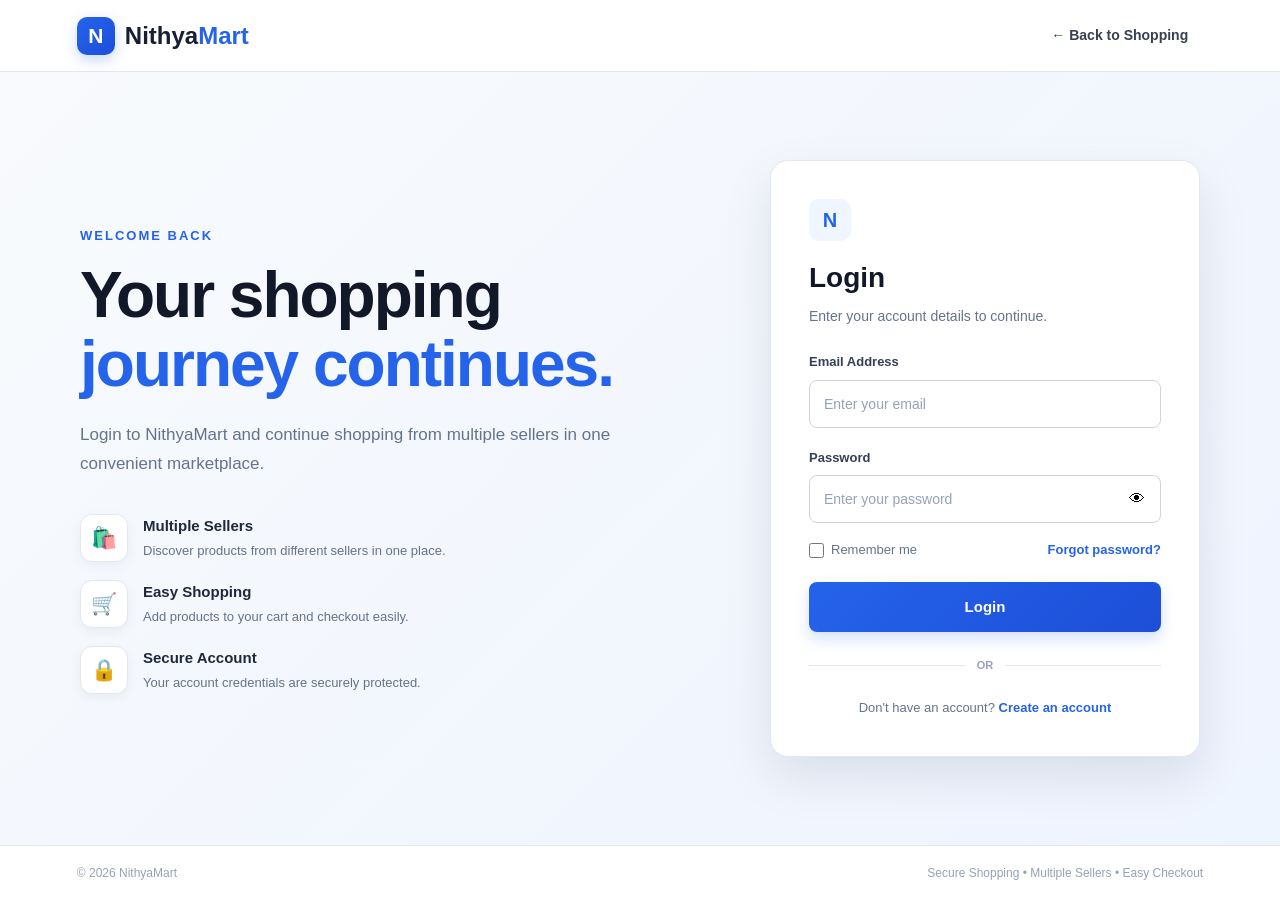
<file: src/main/webapp/login.html>
<!DOCTYPE html>
<html lang="en">

<head>
    <meta charset="UTF-8">

    <meta name="viewport"
          content="width=device-width, initial-scale=1.0">

    <title>Login | NithyaMart</title>

    <!-- Main stylesheet -->
    <link rel="stylesheet" href="css/style.css">
</head>

<body class="nm-login-page">

    <!-- =========================
         HEADER
         ========================= -->

    <header class="nm-login-header">

        <a href="index.html" class="nm-login-logo">
            <span class="nm-logo-icon">N</span>
            <span>Nithya<span>Mart</span></span>
        </a>

        <a href="index.html" class="nm-back-link">
            ← Back to Shopping
        </a>

    </header>


    <!-- =========================
         LOGIN AREA
         ========================= -->

    <main class="nm-login-wrapper">

        <!-- LEFT INFORMATION PANEL -->

        <section class="nm-login-info">

            <span class="nm-welcome-label">
                WELCOME BACK
            </span>

            <h1>
                Your shopping
                <span>journey continues.</span>
            </h1>

            <p class="nm-login-description">
                Login to NithyaMart and continue shopping from
                multiple sellers in one convenient marketplace.
            </p>


            <div class="nm-login-benefits">

                <div class="nm-benefit">

                    <div class="nm-benefit-icon">
                        🛍️
                    </div>

                    <div>
                        <h3>Multiple Sellers</h3>
                        <p>
                            Discover products from different sellers
                            in one place.
                        </p>
                    </div>

                </div>


                <div class="nm-benefit">

                    <div class="nm-benefit-icon">
                        🛒
                    </div>

                    <div>
                        <h3>Easy Shopping</h3>
                        <p>
                            Add products to your cart and checkout
                            easily.
                        </p>
                    </div>

                </div>


                <div class="nm-benefit">

                    <div class="nm-benefit-icon">
                        🔒
                    </div>

                    <div>
                        <h3>Secure Account</h3>
                        <p>
                            Your account credentials are securely
                            protected.
                        </p>
                    </div>

                </div>

            </div>

        </section>


        <!-- LOGIN CARD -->

        <section class="nm-login-card">

            <div class="nm-login-card-header">

                <div class="nm-small-logo">
                    N
                </div>

                <h2>Login</h2>

                <p>
                    Enter your account details to continue.
                </p>

            </div>


            <!-- ERROR MESSAGE -->

            <div id="loginError"
                 class="nm-login-error"
                 role="alert">
            </div>


            <!-- LOGIN FORM -->

            <form id="loginForm">

                <div class="nm-form-group">

                    <label for="email">
                        Email Address
                    </label>

                    <input
                        type="email"
                        id="email"
                        name="email"
                        placeholder="Enter your email"
                        autocomplete="email"
                        required
                    >

                </div>


                <div class="nm-form-group">

                    <div class="nm-password-label">

                        <label for="password">
                            Password
                        </label>

                    </div>

                    <div class="nm-password-wrapper">

                        <input
                            type="password"
                            id="password"
                            name="password"
                            placeholder="Enter your password"
                            autocomplete="current-password"
                            required
                        >

                        <button
                            type="button"
                            id="togglePassword"
                            class="nm-password-toggle"
                            aria-label="Show password">
                            👁
                        </button>

                    </div>

                </div>


                <div class="nm-login-options">

                    <label class="nm-checkbox-label">

                        <input
                            type="checkbox"
                            id="rememberMe"
                        >

                        <span>Remember me</span>

                    </label>

                    <a href="forgot-password.html" class="nm-forgot-link">
                        Forgot password?
                    </a>

                </div>


                <button
                    type="submit"
                    class="nm-login-button"
                    id="loginButton">

                    <span id="loginButtonText">
                        Login
                    </span>

                </button>

            </form>


            <div class="nm-divider">
                <span>OR</span>
            </div>


            <p class="nm-signup-text">

                Don't have an account?

                <a href="signup.html">
                    Create an account
                </a>

            </p>

        </section>

    </main>


    <!-- =========================
         FOOTER
         ========================= -->

    <footer class="nm-login-footer">

        <span>
            © 2026 NithyaMart
        </span>

        <span>
            Secure Shopping • Multiple Sellers • Easy Checkout
        </span>

    </footer>


    <!-- =========================
         LOGIN JAVASCRIPT
         ========================= -->

    <script>

        const loginForm =
            document.getElementById("loginForm");

        const loginError =
            document.getElementById("loginError");

        const loginButton =
            document.getElementById("loginButton");

        const loginButtonText =
            document.getElementById("loginButtonText");

        const passwordInput =
            document.getElementById("password");

        const togglePassword =
            document.getElementById("togglePassword");


        /* Show / hide password */

        togglePassword.addEventListener(
            "click",
            function () {

                if (passwordInput.type === "password") {

                    passwordInput.type = "text";

                    togglePassword.textContent = "🙈";

                    togglePassword.setAttribute(
                        "aria-label",
                        "Hide password"
                    );

                } else {

                    passwordInput.type = "password";

                    togglePassword.textContent = "👁";

                    togglePassword.setAttribute(
                        "aria-label",
                        "Show password"
                    );
                }
            }
        );


        /* Login */

        loginForm.addEventListener(
            "submit",
            async function (event) {

                event.preventDefault();

                loginError.style.display = "none";

                const email =
                    document.getElementById("email")
                        .value
                        .trim();

                const password =
                    passwordInput.value;


                if (!email || !password) {

                    showError(
                        "Please enter your email and password."
                    );

                    return;
                }


                loginButton.disabled = true;

                loginButtonText.textContent =
                    "Signing in...";


                try {

                    const formData =
                        new URLSearchParams();

                    formData.append(
                        "email",
                        email
                    );

                    formData.append(
                        "password",
                        password
                    );


                    const response =
                        await fetch(
                            "login",
                            {
                                method: "POST",

                                headers: {
                                    "Content-Type":
                                        "application/x-www-form-urlencoded"
                                },

                                body: formData.toString()
                            }
                        );


                    if (response.ok) {
                        try {
                            const sessRes = await fetch("api/v1/session");
                            if (sessRes.ok) {
                                const sessData = await sessRes.json();
                                if (sessData.userRole === "SELLER") {
                                    window.location.href = "addproduct.html";
                                    return;
                                } else if (sessData.userRole === "ADMIN") {
                                    window.location.href = "admin.html";
                                    return;
                                }
                            }
                        } catch (e) {
                            // Fallback to home page
                        }

                        window.location.href =
                            "index.html";

                        return;
                    }


                    let message =
                        "Invalid email or password.";


                    try {

                        const text =
                            await response.text();

                        if (text) {
                            message = text;
                        }

                    } catch (error) {
                        // Keep default error message
                    }


                    showError(message);


                } catch (error) {

                    showError(
                        "Unable to connect to the server. Please try again."
                    );

                } finally {

                    loginButton.disabled = false;

                    loginButtonText.textContent =
                        "Login";
                }

            }
        );


        function showError(message) {

            loginError.textContent =
                message;

            loginError.style.display =
                "block";
        }

    </script>

</body>
</html>
</file>
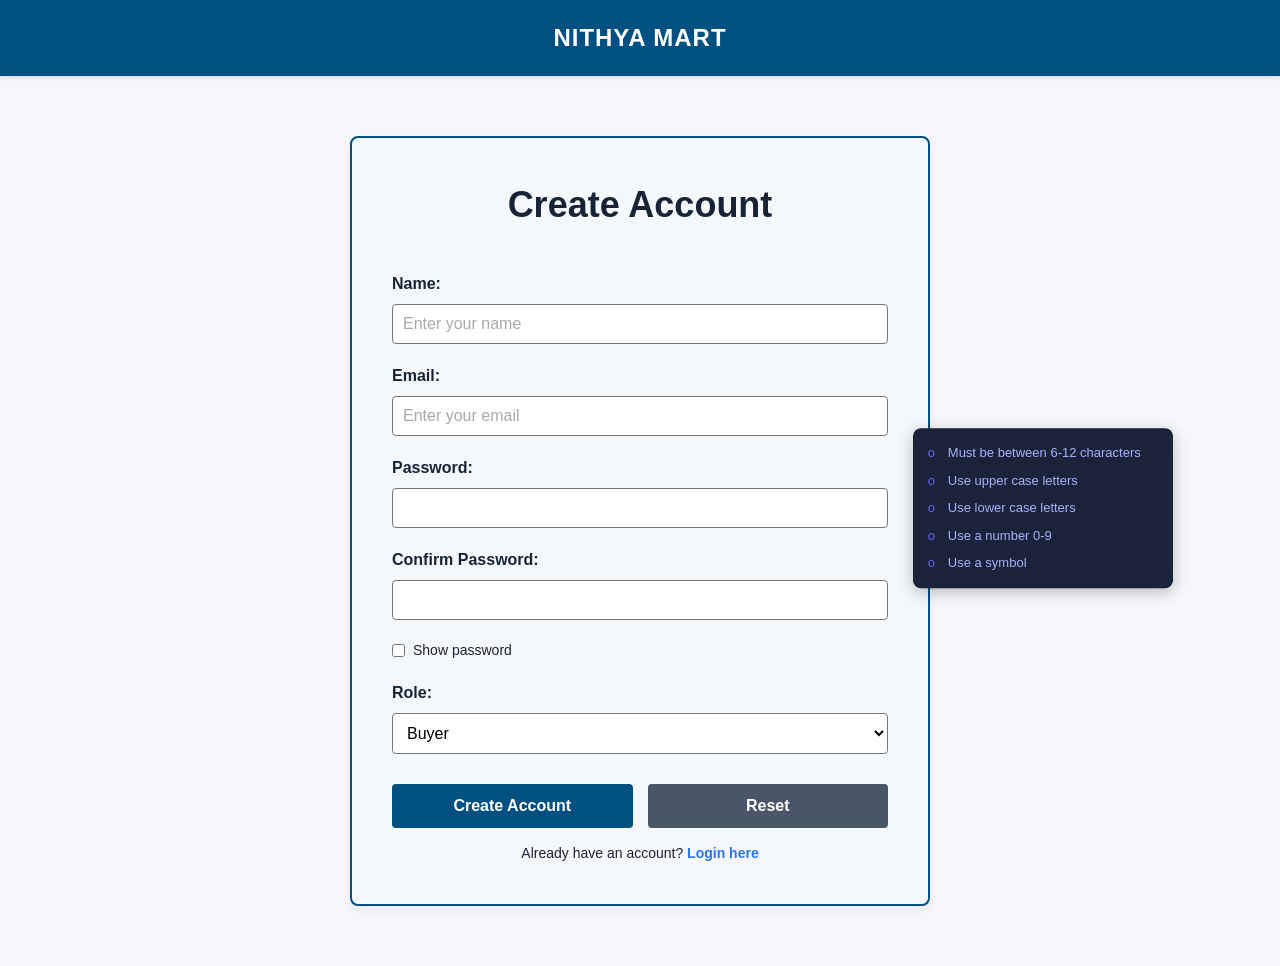
<file: src/main/webapp/signup.html>
<!DOCTYPE html>
<html lang="en">

<head>

    <meta charset="UTF-8">

    <meta name="viewport"
          content="width=device-width, initial-scale=1.0">

    <title>NithyaMart - Sign Up</title>

    <link rel="stylesheet"
          href="css/style.css">

</head>

<body>

    <div class="header-bar">
        NITHYA MART
    </div>


    <div class="login-container">

        <h2>Create Account</h2>


        <form id="registrationForm"
              action="register"
              method="POST"
              onsubmit="return validateForm()">


            <!-- NAME -->

            <div class="form-row">

                <label for="username">
                    Name:
                </label>

                <div class="input-field">

                    <input
                        type="text"
                        id="username"
                        name="name"
                        placeholder="Enter your name"
                        required>

                </div>

            </div>


            <!-- EMAIL -->

            <div class="form-row">

                <label for="email">
                    Email:
                </label>

                <div class="input-field">

                    <input
                        type="email"
                        id="email"
                        name="email"
                        placeholder="Enter your email"
                        required>

                </div>

            </div>


            <!-- PASSWORD -->

            <div class="form-row">

                <label for="password">
                    Password:
                </label>

                <div class="input-field password-wrapper">

                    <input
                        type="password"
                        id="password"
                        name="password"
                        autocomplete="new-password"
                        required>


                    <div class="requirements-box">

                        <div
                            class="requirement-item"
                            id="req-length">
                            Must be between 6-12 characters
                        </div>

                        <div
                            class="requirement-item"
                            id="req-case-upper">
                            Use upper case letters
                        </div>

                        <div
                            class="requirement-item"
                            id="req-case-lower">
                            Use lower case letters
                        </div>

                        <div
                            class="requirement-item"
                            id="req-number">
                            Use a number 0-9
                        </div>

                        <div
                            class="requirement-item"
                            id="req-symbol">
                            Use a symbol
                        </div>

                    </div>

                </div>

            </div>


            <!-- CONFIRM PASSWORD -->

            <div class="form-row">

                <label for="confirmPassword">
                    Confirm Password:
                </label>

                <div class="input-field">

                    <input
                        type="password"
                        id="confirmPassword"
                        name="confirmPassword"
                        autocomplete="new-password"
                        required>

                </div>

            </div>


            <!-- SHOW PASSWORD / MATCH -->

            <div class="status-container">

                <label class="checkbox-label">

                    <input
                        type="checkbox"
                        id="showPassword">

                    Show password

                </label>


                <div
                    class="match-indicator"
                    id="matchIndicator">
                </div>

            </div>


            <!-- ROLE -->

            <div class="form-row">

                <label for="role">
                    Role:
                </label>

                <div class="input-field">

                    <select
                        id="role"
                        name="role"
                        required>

                        <option value="BUYER">
                            Buyer
                        </option>

                        <option value="SELLER">
                            Seller
                        </option>

                    </select>

                </div>

            </div>


            <!-- ERROR MESSAGE -->

            <div
                id="signupError"
                class="error-message"
                style="display: none;">
            </div>


            <!-- BUTTONS -->

            <div class="button-row">

                <button
                    type="submit"
                    class="btn btn-submit">
                    Create Account
                </button>


                <button
                    type="reset"
                    class="btn btn-reset"
                    onclick="hideError()">
                    Reset
                </button>

            </div>


            <!-- LOGIN LINK -->

            <div class="footer-text">

                Already have an account?

                <a href="login.html">
                    Login here
                </a>

            </div>

        </form>

    </div>


    <script src="js/togglePassword.js"></script>
</body>
</html>
</file>
<file: src/main/webapp/css/style.css>
/* =========================================================
   NITHYAMART - COMPLETE FRONTEND STYLESHEET
   ========================================================= */


/* =========================================================
   1. GLOBAL RESET
   ========================================================= */

* {
    box-sizing: border-box;
    margin: 0;
    padding: 0;
}

html {
    scroll-behavior: smooth;
}

body {
    font-family: Arial, Helvetica, sans-serif;
    background: #f5f7fa;
    color: #172337;
    line-height: 1.5;
}

button,
input,
select,
textarea {
    font-family: inherit;
}

button {
    cursor: pointer;
}

a {
    text-decoration: none;
}

img {
    max-width: 100%;
}


/* =========================================================
   2. COMMON BUTTONS
   ========================================================= */

.btn {
    display: inline-flex;
    align-items: center;
    justify-content: center;

    min-height: 42px;
    padding: 0 20px;

    border: none;
    border-radius: 6px;

    background: #2874f0;
    color: #ffffff;

    font-size: 14px;
    font-weight: 700;

    cursor: pointer;
    transition: 0.2s ease;
}

.btn:hover {
    background: #1d5fd0;
}

.btn:disabled {
    opacity: 0.6;
    cursor: not-allowed;
}


/* =========================================================
   3. MARKETPLACE HOME PAGE
   ========================================================= */

.marketplace-page {
    background: #f5f7fa;
    color: #172337;
}


/* ---------- TOP BAR ---------- */

.top-bar {
    background: #111827;
    color: #dbe3ef;
    font-size: 12px;
}

.top-bar-inner {
    width: 92%;
    max-width: 1400px;
    height: 34px;
    margin: auto;

    display: flex;
    align-items: center;
    justify-content: space-between;
}

.top-links {
    display: flex;
    gap: 22px;
}

.top-links a {
    color: #dbe3ef;
}

.top-links a:hover {
    color: #ffffff;
}


/* ---------- MAIN HEADER ---------- */

.market-header {
    background: #ffffff;
    position: sticky;
    top: 0;
    z-index: 1000;

    box-shadow: 0 1px 5px rgba(0, 0, 0, 0.08);
}
.logo-main {
    color: #172337;
}

.logo-accent {
    color: #2874f0;
}
.market-search select {
    width: 100px;

    border: none;
    border-right: 1px solid #e2e8f0;

    padding: 0 10px;

    background: #f8fafc;
    color: #475569;

    outline: none;
}

.market-search input {
    flex: 1;

    border: none;
    outline: none;

    padding: 0 15px;

    font-size: 14px;
}

.market-search input::placeholder {
    color: #94a3b8;
}

.market-search button {
    width: 90px;

    border: none;

    background: #2874f0;
    color: white;

    font-weight: 700;

    cursor: pointer;
}

.market-search button:hover {
    background: #1d5fd0;
}
.header-action small {
    display: block;
    font-size: 10px;
    color: #64748b;
}

.header-action strong {
    display: block;
    font-size: 13px;
}

.action-icon,
.cart-icon {
    font-size: 20px;
}


/* ---------- CATEGORY NAV ---------- */

.category-nav {
    background: #172337;
}

.category-nav-inner {
    width: 92%;
    max-width: 1400px;
    min-height: 44px;

    margin: auto;

    display: flex;
    align-items: center;
    gap: 28px;

    overflow-x: auto;
}

.category-nav-inner::-webkit-scrollbar {
    height: 0;
}

.category-nav a {
    color: #e5e7eb;
    white-space: nowrap;

    font-size: 13px;
    font-weight: 600;
}

.category-nav a:hover {
    color: #ffffff;
}

.category-nav .all-category {
    color: #ffffff;
    font-weight: 800;
}


/* =========================================================
   4. HOME HERO
   ========================================================= */

.market-hero {
    background:
        linear-gradient(
            105deg,
            #e8f1ff,
            #f7faff 55%,
            #eaf3ff
        );

    border-bottom: 1px solid #dbe5f1;
}

.hero-container {
    width: 90%;
    max-width: 1350px;
    min-height: 410px;

    margin: auto;

    display: grid;
    grid-template-columns: 1.25fr 0.75fr;

    align-items: center;
    gap: 50px;
}

.hero-copy {
    padding: 45px 0;
}

.hero-label {
    color: #2874f0;

    font-size: 12px;
    font-weight: 800;

    letter-spacing: 1.5px;
}

.hero-copy h1 {
    max-width: 650px;

    margin: 14px 0;

    color: #172337;

    font-size: 48px;
    line-height: 1.1;
    letter-spacing: -1.5px;
}

.hero-copy h1 span {
    display: block;
    color: #2874f0;
}

.hero-copy p {
    max-width: 570px;

    margin-bottom: 25px;

    color: #64748b;

    font-size: 16px;
    line-height: 1.7;
}

.hero-buttons {
    display: flex;
    gap: 12px;
}

.hero-primary,
.hero-secondary {
    padding: 12px 22px;

    border-radius: 6px;

    font-size: 14px;
    font-weight: 700;
}

.hero-primary {
    background: #2874f0;
    color: #ffffff;
}

.hero-primary:hover {
    background: #1d5fd0;
}

.hero-secondary {
    background: #ffffff;
    color: #172337;

    border: 1px solid #cbd5e1;
}

.hero-secondary:hover {
    border-color: #2874f0;
    color: #2874f0;
}


/* ---------- HERO CARD ---------- */

.hero-shopping-card {
    padding: 25px;

    background: #ffffff;

    border: 1px solid #dbe3ed;
    border-radius: 14px;

    box-shadow: 0 15px 40px rgba(23, 35, 55, 0.12);
}

.hero-card-top {
    display: flex;
    justify-content: space-between;

    color: #64748b;

    font-size: 12px;
}

.hero-card-top strong {
    color: #2874f0;
}

.hero-card-icon {
    height: 150px;

    margin: 20px 0;

    border-radius: 10px;

    background: #f1f5ff;

    display: flex;
    align-items: center;
    justify-content: center;

    font-size: 65px;
}

.hero-shopping-card h3 {
    margin-bottom: 8px;

    font-size: 21px;
}

.hero-shopping-card p {
    color: #64748b;
    font-size: 13px;
}

.hero-card-bottom {
    margin-top: 22px;
    padding-top: 15px;

    border-top: 1px solid #e5e7eb;

    display: flex;
    justify-content: space-between;

    color: #2874f0;

    font-size: 13px;
    font-weight: 700;
}


/* =========================================================
   5. BENEFITS
   ========================================================= */

.benefits-section {
    background: #ffffff;
    border-bottom: 1px solid #e5e7eb;
}

.benefits-container {
    width: 90%;
    max-width: 1350px;

    min-height: 88px;

    margin: auto;

    display: grid;
    grid-template-columns: repeat(4, 1fr);

    gap: 20px;

    align-items: center;
}

.benefit-item {
    display: flex;
    align-items: center;
    gap: 12px;
}

.benefit-icon {
    width: 40px;
    height: 40px;

    border-radius: 50%;

    background: #eef4ff;

    display: flex;
    align-items: center;
    justify-content: center;

    font-size: 17px;
}

.benefit-item strong {
    display: block;
    font-size: 13px;
}

.benefit-item span {
    display: block;

    margin-top: 3px;

    color: #64748b;

    font-size: 11px;
}


/* =========================================================
   6. HOME SECTIONS
   ========================================================= */

.category-section,
.products-section {
    width: 90%;
    max-width: 1350px;

    margin: auto;

    padding: 45px 0;
}

.section-title {
    display: flex;

    justify-content: space-between;
    align-items: end;

    margin-bottom: 25px;
}

.section-title > div > span {
    color: #2874f0;

    font-size: 11px;
    font-weight: 800;

    letter-spacing: 1px;
}

.section-title h2 {
    margin-bottom: 5px;
}


/* =========================================================
   7. SIGNUP & ACCOUNT CREATION FORM STYLES
   ========================================================= */

.header-bar {
    width: 100%;
    background-color: #005082;
    color: white;
    text-align: center;
    padding: 20px 0;
    font-size: 24px;
    font-weight: bold;
    letter-spacing: 1px;
    box-shadow: 0 2px 4px rgba(0,0,0,0.1);
}

.login-container {
    background-color: rgb(245, 248, 251);
    border: 2px solid #005082;
    border-radius: 8px;
    width: 90%;
    max-width: 580px;
    margin: 60px auto;
    padding: 40px;
    box-shadow: 0 4px 10px rgba(0,0,0,0.05);
}

.login-container h2 {
    text-align: center;
    font-size: 36px;
    margin-bottom: 40px;
    color: #172337;
}

/* Form Row Setup: Stacks labels above input elements */
.form-row {
    display: flex;
    flex-direction: column; 
    margin-bottom: 20px;
}

.form-row label {
    font-size: 16px;
    color: #172337;
    margin-bottom: 8px;
    font-weight: bold;
}

.form-row .input-field {
    width: 100%; 
}

.form-row input[type="text"],
.form-row input[type="email"],
.form-row input[type="password"],
.form-row select {
    width: 100%;
    padding: 10px;
    border: 1px solid #767676;
    border-radius: 4px;
    font-size: 16px;
    background-color: #ffffff;
    outline: none;
}

.form-row input:focus,
.form-row select:focus {
    border-color: #2874f0;
}

.form-row input::placeholder {
    color: #a9a9a9;
}

/* Relative positioning root anchor for the password requirements popup */
.password-wrapper {
    position: relative;
    display: block;
    width: 100%;
}

/* Floating validation window layout fixes */
.requirements-box {
    position: absolute;
    left: 105%;
    top: 50%;
    transform: translateY(-50%);
    width: 260px;
    box-sizing: border-box;
    display: flex !important;
    flex-direction: column !important;
    align-items: flex-start !important;
    background-color: #1a233a;
    color: #a5b4fc;
    padding: 15px;
    border-radius: 8px;
    box-shadow: 0 4px 15px rgba(0, 0, 0, 0.25);
    z-index: 100;
}
.requirement-item 
{
    font-size: 13px;
    margin-bottom: 8px;
    padding-left: 20px;
    position: relative;
    text-align: left !important;
    white-space: normal !important;
    display: block !important;
    width: 100%;
}
.requirement-item:last-child {
    margin-bottom: 0;
}
.requirement-item::before 
{
    content: "o";
    position: absolute;
    left: 0;
    top: 0;
    color: #6366f1;
}
.requirement-item.valid {
    color: #48bb78;
}
.requirement-item.valid::before {
    content: "✓";
    font-weight: bold;
}
.status-container {
    display: flex;
    justify-content: space-between;
    align-items: center
    ;margin-top: 5px;
    margin-bottom: 20px;
}
.checkbox-label {
    display: flex;
    align-items: center;
    gap: 8px;
    font-size: 14px;
    cursor: pointer;
}
.match-indicator {
    font-size: 14px;
    font-weight: bold;
}
.error-message {
    color: red;
    font-size: 14px;
    margin-bottom: 15px;
}
.button-row {
    display: flex;
    gap: 15px;
    margin-top: 30px;
    margin-bottom: 15px;
}
.button-row .btn {
    flex: 1;
    min-height: 44px;
    font-size: 16px;
    border-radius: 4px;
}
.btn-submit {
    background-color: #005082;
}
.btn-submit:hover {
    background-color: #003e5f;
}
.btn-reset {
    background-color: #4a5568;
}
.btn-reset:hover {
    background-color: #374151;
}
.footer-text {
    font-size: 14px;
    color: #172337;
    margin-top: 15px;
    text-align: center;
}
.footer-text a {
    color: #2874f0;
    font-weight: bold;
}
.footer-text a:hover {
    text-decoration: underline;
}
@media (max-width: 980px) 
{
    .requirements-box {
        position: static !important;
        transform: none !important;
        width: 100% !important;
        margin-top: 10px;
        box-shadow: none;}
}
/* =========================================================
   NITHYAMART PROFESSIONAL FOOTER
   ========================================================= */

.nm-footer {
    margin-top: 60px;
    background: #111827;
    color: #ffffff;
}


/* =========================
   SELLER CTA
   ========================= */

.seller-cta {
    background: linear-gradient(
        135deg,
        #172554 0%,
        #1e3a8a 50%,
        #2563eb 100%
    );

    padding: 45px 7%;
}

.seller-cta-content {
    max-width: 1200px;
    margin: 0 auto;

    display: flex;
    align-items: center;
    justify-content: space-between;

    gap: 30px;
}

.seller-label {
    display: inline-block;

    font-size: 13px;
    font-weight: 700;
    letter-spacing: 2px;

    color: #93c5fd;

    margin-bottom: 8px;
}

.seller-cta h2 {
    margin: 0 0 10px;

    font-size: 30px;
    font-weight: 700;

    color: #ffffff;
}

.seller-cta p {
    margin: 0;

    font-size: 16px;
    line-height: 1.6;

    color: #dbeafe;
}


/* Seller Button */

.seller-btn {
    display: inline-flex;
    align-items: center;
    gap: 12px;

    padding: 14px 24px;

    background: #ffffff;
    color: #1d4ed8;

    text-decoration: none;

    border-radius: 8px;

    font-size: 15px;
    font-weight: 700;

    white-space: nowrap;

    transition: all 0.25s ease;
}

.seller-btn span {
    font-size: 20px;
    transition: transform 0.25s ease;
}

.seller-btn:hover {
    background: #eff6ff;

    transform: translateY(-2px);

    box-shadow: 0 8px 20px rgba(0, 0, 0, 0.2);
}

.seller-btn:hover span {
    transform: translateX(4px);
}


/* =========================
   MAIN FOOTER
   ========================= */

.footer-main {
    max-width: 1200px;

    margin: 0 auto;

    padding: 55px 7%;

    display: grid;

    grid-template-columns: 2fr 1fr 1fr 1fr;

    gap: 50px;
}


/* =========================
   BRAND
   ========================= */

.footer-brand {
    max-width: 340px;
}

.footer-logo {
    display: flex;
    align-items: center;
    gap: 10px;

    margin-bottom: 18px;

    font-size: 25px;
    font-weight: 800;
}

.footer-logo > span:last-child span {
    color: #60a5fa;
}


/* Logo N circle */

.logo-icon {
    width: 38px;
    height: 38px;

    display: flex;
    align-items: center;
    justify-content: center;

    background: #2563eb;

    border-radius: 10px;

    font-size: 21px;
    font-weight: 800;

    box-shadow: 0 5px 15px rgba(37, 99, 235, 0.35);
}


.footer-brand p {
    margin: 0;

    color: #9ca3af;

    font-size: 14px;

    line-height: 1.8;
}


/* =========================
   SOCIAL ICONS
   ========================= */

.footer-social {
    display: flex;
    gap: 10px;

    margin-top: 22px;
}

.footer-social a {
    width: 36px;
    height: 36px;

    display: flex;
    align-items: center;
    justify-content: center;

    border: 1px solid #374151;
    border-radius: 50%;

    color: #d1d5db;

    text-decoration: none;

    font-size: 14px;
    font-weight: 600;

    transition: all 0.25s ease;
}

.footer-social a:hover {
    background: #2563eb;

    border-color: #2563eb;

    color: #ffffff;

    transform: translateY(-3px);
}


/* =========================
   FOOTER COLUMNS
   ========================= */

.footer-column h3 {
    margin: 0 0 20px;

    font-size: 16px;
    font-weight: 700;

    color: #ffffff;
}

.footer-column a {
    display: block;

    width: fit-content;

    margin-bottom: 13px;

    color: #9ca3af;

    text-decoration: none;

    font-size: 14px;

    transition: all 0.2s ease;
}

.footer-column a:hover {
    color: #60a5fa;

    transform: translateX(3px);
}


/* =========================
   BOTTOM FOOTER
   ========================= */

.footer-bottom {
    border-top: 1px solid #374151;

    max-width: 1200px;

    margin: 0 auto;

    padding: 22px 7%;

    display: flex;

    align-items: center;

    justify-content: space-between;

    gap: 20px;

    color: #6b7280;

    font-size: 13px;
}

.footer-links {
    display: flex;
    gap: 20px;
}

.footer-links a {
    color: #9ca3af;

    text-decoration: none;

    transition: color 0.2s ease;
}

.footer-links a:hover {
    color: #60a5fa;
}

.tech-stack {
    color: #6b7280;
}


/* =========================
   RESPONSIVE
   ========================= */

@media (max-width: 900px) {

    .seller-cta-content {
        flex-direction: column;

        align-items: flex-start;
    }

    .footer-main {
        grid-template-columns: 1fr 1fr;

        gap: 40px;
    }

    .footer-brand {
        grid-column: 1 / -1;

        max-width: 600px;
    }

    .footer-bottom {
        flex-direction: column;

        text-align: center;
    }
}


@media (max-width: 600px) {

    .seller-cta {
        padding: 35px 20px;
    }

    .seller-cta h2 {
        font-size: 24px;
    }

    .seller-cta p {
        font-size: 14px;
    }

    .seller-btn {
        width: 100%;

        justify-content: center;
    }

    .footer-main {
        padding: 40px 20px;

        grid-template-columns: 1fr;

        gap: 30px;
    }

    .footer-brand {
        grid-column: auto;
    }

    .footer-bottom {
        padding: 20px;

        align-items: center;
    }

    .footer-links {
        flex-wrap: wrap;

        justify-content: center;

        gap: 12px;
    }

    .tech-stack {
        line-height: 1.6;
    }
}
/* =========================================================
   NITHYAMART LOGIN PAGE
   ========================================================= */

.nm-login-page {
    min-height: 100vh;

    margin: 0;

    background:
        linear-gradient(
            135deg,
            #f8fafc 0%,
            #eef4ff 100%
        );

    color: #172033;

    font-family:
        Arial,
        Helvetica,
        sans-serif;

    display: flex;
    flex-direction: column;
}


/* =========================================================
   HEADER
   ========================================================= */

.nm-login-header {
    height: 72px;

    padding: 0 6%;

    background: #ffffff;

    border-bottom: 1px solid #e5e7eb;

    display: flex;

    align-items: center;

    justify-content: space-between;

    box-sizing: border-box;
}


/* Logo */

.nm-login-logo {
    display: flex;

    align-items: center;

    gap: 10px;

    color: #172033;

    text-decoration: none;

    font-size: 24px;

    font-weight: 800;
}

.nm-login-logo > span:last-child span {
    color: #2563eb;
}


.nm-logo-icon {
    width: 38px;

    height: 38px;

    display: flex;

    align-items: center;

    justify-content: center;

    background:
        linear-gradient(
            135deg,
            #2563eb,
            #1d4ed8
        );

    color: #ffffff;

    border-radius: 10px;

    font-size: 21px;

    font-weight: 800;

    box-shadow:
        0 5px 14px
        rgba(37, 99, 235, 0.25);
}


/* Back button */

.nm-back-link {
    color: #374151;

    text-decoration: none;

    font-size: 14px;

    font-weight: 600;

    padding: 9px 15px;

    border-radius: 7px;

    transition: 0.2s ease;
}

.nm-back-link:hover {
    color: #2563eb;

    background: #eff6ff;
}


/* =========================================================
   MAIN LOGIN AREA
   ========================================================= */

.nm-login-wrapper {
    width: min(1120px, 90%);

    margin: auto;

    padding: 55px 0;

    display: grid;

    grid-template-columns:
        1fr
        430px;

    gap: 80px;

    align-items: center;

    box-sizing: border-box;
}


/* =========================================================
   LEFT SIDE
   ========================================================= */

.nm-login-info {
    padding: 10px 0;
}


.nm-welcome-label {
    display: inline-block;

    margin-bottom: 15px;

    color: #2563eb;

    font-size: 13px;

    font-weight: 800;

    letter-spacing: 2px;
}


.nm-login-info h1 {
    margin: 0;

    max-width: 620px;

    color: #111827;

    font-size: clamp(
        42px,
        5vw,
        64px
    );

    line-height: 1.08;

    font-weight: 800;

    letter-spacing: -2px;
}


.nm-login-info h1 span {
    display: block;

    color: #2563eb;
}


.nm-login-description {
    max-width: 600px;

    margin: 22px 0 35px;

    color: #64748b;

    font-size: 17px;

    line-height: 1.7;
}


/* =========================================================
   BENEFITS
   ========================================================= */

.nm-login-benefits {
    display: flex;

    flex-direction: column;

    gap: 18px;
}


.nm-benefit {
    display: flex;

    align-items: center;

    gap: 15px;
}


.nm-benefit-icon {
    width: 48px;

    height: 48px;

    flex-shrink: 0;

    display: flex;

    align-items: center;

    justify-content: center;

    background: #ffffff;

    border: 1px solid #e2e8f0;

    border-radius: 12px;

    font-size: 21px;

    box-shadow:
        0 4px 12px
        rgba(15, 23, 42, 0.05);
}


.nm-benefit h3 {
    margin: 0 0 4px;

    color: #1e293b;

    font-size: 15px;

    font-weight: 700;
}


.nm-benefit p {
    margin: 0;

    color: #64748b;

    font-size: 13px;

    line-height: 1.5;
}


/* =========================================================
   LOGIN CARD
   ========================================================= */

.nm-login-card {
    width: 100%;

    padding: 38px;

    box-sizing: border-box;

    background: #ffffff;

    border: 1px solid #e2e8f0;

    border-radius: 18px;

    box-shadow:
        0 20px 50px
        rgba(15, 23, 42, 0.10);
}


/* Card heading */

.nm-login-card-header {
    margin-bottom: 25px;
}


.nm-small-logo {
    width: 42px;

    height: 42px;

    margin-bottom: 16px;

    display: flex;

    align-items: center;

    justify-content: center;

    background: #eff6ff;

    color: #2563eb;

    border-radius: 10px;

    font-size: 20px;

    font-weight: 800;
}


.nm-login-card h2 {
    margin: 0 0 7px;

    color: #111827;

    font-size: 28px;

    font-weight: 800;
}


.nm-login-card-header p {
    margin: 0;

    color: #64748b;

    font-size: 14px;
}


/* =========================================================
   ERROR
   ========================================================= */

.nm-login-error {
    display: none;

    margin-bottom: 18px;

    padding: 11px 13px;

    background: #fef2f2;

    border: 1px solid #fecaca;

    border-radius: 8px;

    color: #b91c1c;

    font-size: 13px;

    line-height: 1.5;
}


/* =========================================================
   FORM
   ========================================================= */

.nm-form-group {
    margin-bottom: 20px;
}


.nm-form-group label {
    display: block;

    margin-bottom: 8px;

    color: #334155;

    font-size: 13px;

    font-weight: 700;
}


.nm-form-group input[type="email"],
.nm-form-group input[type="password"],
.nm-form-group input[type="text"] {
    width: 100%;

    height: 48px;

    padding: 0 14px;

    box-sizing: border-box;

    background: #ffffff;

    border: 1px solid #cbd5e1;

    border-radius: 8px;

    outline: none;

    color: #1e293b;

    font-size: 14px;

    transition: all 0.2s ease;
}


.nm-form-group input::placeholder {
    color: #94a3b8;
}


.nm-form-group input:focus {
    border-color: #2563eb;

    box-shadow:
        0 0 0 3px
        rgba(37, 99, 235, 0.10);
}


/* =========================================================
   PASSWORD
   ========================================================= */

.nm-password-wrapper {
    position: relative;
}


.nm-password-wrapper input {
    padding-right: 48px !important;
}


.nm-password-toggle {
    position: absolute;

    right: 5px;

    top: 50%;

    transform: translateY(-50%);

    width: 38px;

    height: 38px;

    border: none;

    background: transparent;

    cursor: pointer;

    border-radius: 6px;

    font-size: 16px;
}


.nm-password-toggle:hover {
    background: #f1f5f9;
}


/* =========================================================
   LOGIN OPTIONS
   ========================================================= */

.nm-login-options {
    display: flex;

    justify-content: space-between;

    align-items: center;

    margin: -3px 0 22px;

    font-size: 13px;
}


.nm-checkbox-label {
    display: flex;

    align-items: center;

    gap: 7px;

    color: #64748b;

    cursor: pointer;
}


.nm-checkbox-label input {
    width: 15px;

    height: 15px;

    accent-color: #2563eb;

    cursor: pointer;
}


.nm-forgot-link {
    color: #2563eb;

    text-decoration: none;

    font-weight: 600;
}


.nm-forgot-link:hover {
    text-decoration: underline;
}


/* =========================================================
   LOGIN BUTTON
   ========================================================= */

.nm-login-button {
    width: 100%;

    height: 50px;

    border: none;

    border-radius: 8px;

    background:
        linear-gradient(
            135deg,
            #2563eb,
            #1d4ed8
        );

    color: #ffffff;

    font-size: 15px;

    font-weight: 700;

    cursor: pointer;

    box-shadow:
        0 7px 15px
        rgba(37, 99, 235, 0.20);

    transition: all 0.2s ease;
}


.nm-login-button:hover {
    transform: translateY(-1px);

    box-shadow:
        0 10px 20px
        rgba(37, 99, 235, 0.28);
}


.nm-login-button:active {
    transform: translateY(0);
}


.nm-login-button:disabled {
    opacity: 0.65;

    cursor: not-allowed;

    transform: none;
}


/* =========================================================
   DIVIDER
   ========================================================= */

.nm-divider {
    display: flex;

    align-items: center;

    gap: 12px;

    margin: 25px 0;

    color: #94a3b8;

    font-size: 11px;

    font-weight: 600;
}


.nm-divider::before,
.nm-divider::after {
    content: "";

    height: 1px;

    flex: 1;

    background: #e2e8f0;
}


/* =========================================================
   SIGN UP
   ========================================================= */

.nm-signup-text {
    margin: 0;

    text-align: center;

    color: #64748b;

    font-size: 13px;
}


.nm-signup-text a {
    color: #2563eb;

    text-decoration: none;

    font-weight: 700;
}


.nm-signup-text a:hover {
    text-decoration: underline;
}


/* =========================================================
   FOOTER
   ========================================================= */

.nm-login-footer {
    min-height: 55px;

    padding: 0 6%;

    box-sizing: border-box;

    display: flex;

    align-items: center;

    justify-content: space-between;

    gap: 20px;

    background: #ffffff;

    border-top: 1px solid #e5e7eb;

    color: #94a3b8;

    font-size: 12px;
}


/* =========================================================
   TABLET
   ========================================================= */

@media (max-width: 900px) {

    .nm-login-wrapper {
        grid-template-columns: 1fr;

        gap: 35px;

        max-width: 550px;

        padding: 40px 0;
    }

    .nm-login-info {
        text-align: center;
    }

    .nm-login-info h1 {
        margin: 0 auto;

        font-size: 42px;
    }

    .nm-login-description {
        margin-left: auto;
        margin-right: auto;
    }

    .nm-login-benefits {
        text-align: left;

        max-width: 430px;

        margin: 0 auto;
    }
}


/* =========================================================
   MOBILE
   ========================================================= */

@media (max-width: 600px) {

    .nm-login-header {
        height: 65px;

        padding: 0 20px;
    }

    .nm-login-logo {
        font-size: 20px;
    }

    .nm-logo-icon {
        width: 34px;
        height: 34px;

        font-size: 18px;
    }

    .nm-back-link {
        font-size: 12px;

        padding: 7px;
    }

    .nm-login-wrapper {
        width: calc(100% - 30px);

        padding: 30px 0;
    }

    .nm-login-info h1 {
        font-size: 34px;

        letter-spacing: -1px;
    }

    .nm-login-description {
        font-size: 14px;
    }

    .nm-login-card {
        padding: 25px 20px;

        border-radius: 14px;
    }

    .nm-login-card h2 {
        font-size: 24px;
    }

    .nm-login-footer {
        flex-direction: column;

        justify-content: center;

        text-align: center;

        padding: 15px 20px;

        line-height: 1.5;
    }
}
/* =========================================================
   NITHYAMART HEADER + SEARCH BAR
   PROFESSIONAL RESPONSIVE VERSION
   ========================================================= */


/* =========================================================
   MAIN HEADER
   ========================================================= */

.header-main {
    width: 100%;

    min-height: 96px;

    padding: 0 40px;

    box-sizing: border-box;

    display: flex;

    align-items: center;

    gap: 32px;

    background: #ffffff;
}


/* =========================================================
   NITHYAMART LOGO
   ========================================================= */

.market-logo {
    flex: 0 0 auto;

    width: 235px;

    display: flex;

    align-items: center;

    white-space: nowrap;

    color: #172033;

    text-decoration: none;

    font-size: 36px;

    font-weight: 800;

    letter-spacing: -1.5px;
}


.market-logo span {
    color: #172033;
}


.market-logo span:last-child {
    color: #2875e8;
}


/* =========================================================
   SEARCH AREA
   ========================================================= */

.market-search {
    flex: 1 1 auto;

    min-width: 0;

    width: 100%;

    max-width: 560px;

    height: 56px;

    display: flex;

    align-items: stretch;

    box-sizing: border-box;

    background: #ffffff;

    border: 1px solid #cbd5e1;

    border-radius: 9px;

    overflow: hidden;

    transition:
        border-color 0.2s ease,
        box-shadow 0.2s ease;
}


/* Search bar focus */

.market-search:focus-within {
    border-color: #2563eb;

    box-shadow:
        0 0 0 3px
        rgba(37, 99, 235, 0.10);
}


/* =========================================================
   CATEGORY SELECT
   ========================================================= */

.market-search select {
    flex: 0 0 125px;

    width: 125px;

    min-width: 125px;

    height: 100%;

    padding: 0 14px;

    box-sizing: border-box;

    border: none;

    border-right: 1px solid #dbe2ea;

    outline: none;

    background: #f8fafc;

    color: #475569;

    font-family: inherit;

    font-size: 14px;

    cursor: pointer;

    appearance: auto;
}


/* Select hover */

.market-search select:hover {
    background: #f1f5f9;
}


/* Select focus */

.market-search select:focus {
    background: #f8fafc;
}


/* =========================================================
   SEARCH INPUT
   ========================================================= */

.market-search input {
    flex: 1 1 auto;

    width: 100%;

    min-width: 0;

    height: 100%;

    padding: 0 16px;

    box-sizing: border-box;

    border: none;

    outline: none;

    background: #ffffff;

    color: #1e293b;

    font-family: inherit;

    font-size: 15px;
}


/* Placeholder */

.market-search input::placeholder {
    color: #94a3b8;

    opacity: 1;
}


/* =========================================================
   SEARCH BUTTON
   ========================================================= */

.market-search button {
    flex: 0 0 82px;

    width: 82px;

    min-width: 82px;

    height: 100%;

    padding: 0;

    margin: 0;

    box-sizing: border-box;

    border: none;

    outline: none;

    background: #2563eb;

    color: #ffffff;

    font-family: inherit;

    font-size: 14px;

    font-weight: 700;

    cursor: pointer;

    white-space: nowrap;

    display: flex;

    align-items: center;

    justify-content: center;

    transition:
        background 0.2s ease,
        transform 0.15s ease;
}


/* Search button hover */

.market-search button:hover {
    background: #1d4ed8;
}


/* Search button active */

.market-search button:active {
    background: #1e40af;

    transform: scale(0.98);
}


/* =========================================================
   HEADER ACTIONS
   ACCOUNT + CART
   ========================================================= */

.header-actions {
    flex: 0 0 auto;

    min-width: 0;

    display: flex;

    align-items: center;

    justify-content: flex-end;

    gap: 24px;
}


/* =========================================================
   ACCOUNT AREA
   ========================================================= */

.header-account {
    display: flex;

    align-items: center;

    gap: 9px;

    color: #172033;

    text-decoration: none;

    white-space: nowrap;

    cursor: pointer;
}


.header-account-icon {
    width: 36px;

    height: 36px;

    display: flex;

    align-items: center;

    justify-content: center;

    color: #51338a;

    font-size: 25px;
}


.header-account-text {
    display: flex;

    flex-direction: column;

    justify-content: center;

    line-height: 1.3;
}


.header-account-text small {
    color: #64748b;

    font-size: 12px;
}


.header-account-text strong {
    color: #172033;

    font-size: 15px;
}


/* =========================================================
   CART AREA
   ========================================================= */

.header-cart {
    position: relative;

    display: flex;

    align-items: center;

    gap: 9px;

    color: #172033;

    text-decoration: none;

    white-space: nowrap;

    cursor: pointer;
}


.header-cart-icon {
    position: relative;

    width: 38px;

    height: 38px;

    display: flex;

    align-items: center;

    justify-content: center;

    font-size: 25px;
}


.header-cart-text {
    display: flex;

    flex-direction: column;

    line-height: 1.3;
}


.header-cart-text small {
    color: #64748b;

    font-size: 12px;
}


.header-cart-text strong {
    color: #172033;

    font-size: 15px;
}


/* =========================================================
   CART COUNT
   ========================================================= */

.cart-count {
    position: absolute;

    top: -5px;

    right: -5px;

    min-width: 17px;

    height: 17px;

    padding: 0 4px;

    box-sizing: border-box;

    display: flex;

    align-items: center;

    justify-content: center;

    border-radius: 50%;

    background: #2563eb;

    color: #ffffff;

    font-size: 10px;

    font-weight: 700;
}


/* =========================================================
   HEADER HOVER EFFECTS
   ========================================================= */

.header-account:hover,
.header-cart:hover {
    color: #2563eb;
}


.header-account:hover strong,
.header-cart:hover strong {
    color: #2563eb;
}


/* =========================================================
   TABLET / SMALL LAPTOP
   ========================================================= */

@media (max-width: 1200px) {

    .header-main {
        padding: 0 25px;

        gap: 22px;
    }


    .market-logo {
        width: 190px;

        font-size: 30px;
    }


    .market-search {
        max-width: none;

        height: 52px;
    }


    .market-search select {
        flex-basis: 105px;

        width: 105px;

        min-width: 105px;
    }


    .market-search button {
        flex-basis: 76px;

        width: 76px;

        min-width: 76px;
    }


    .header-actions {
        gap: 15px;
    }


    .header-account-text small,
    .header-cart-text small {
        font-size: 11px;
    }


    .header-account-text strong,
    .header-cart-text strong {
        font-size: 14px;
    }
}


/* =========================================================
   TABLET
   ========================================================= */

@media (max-width: 1000px) {

    .header-main {
        min-height: 90px;

        gap: 15px;

        padding: 0 20px;
    }


    .market-logo {
        width: auto;

        font-size: 28px;
    }


    .market-search {
        flex: 1 1 auto;

        height: 50px;
    }


    .market-search select {
        flex-basis: 90px;

        width: 90px;

        min-width: 90px;

        font-size: 13px;
    }


    .market-search input {
        font-size: 14px;

        padding: 0 12px;
    }


    .market-search button {
        flex-basis: 70px;

        width: 70px;

        min-width: 70px;

        font-size: 13px;
    }


    .header-actions {
        gap: 8px;
    }


    .header-account-text,
    .header-cart-text {
        display: none;
    }


    .header-account-icon,
    .header-cart-icon {
        width: 36px;

        height: 36px;
    }
}


/* =========================================================
   MOBILE
   ========================================================= */

@media (max-width: 700px) {

    .header-main {
        min-height: auto;

        padding: 15px 18px;

        display: grid;

        grid-template-columns: 1fr auto;

        grid-template-areas:
            "logo actions"
            "search search";

        gap: 15px;
    }


    /* Logo */

    .market-logo {
        grid-area: logo;

        width: auto;

        font-size: 27px;
    }


    /* Actions */

    .header-actions {
        grid-area: actions;

        gap: 10px;
    }


    /* Search */

    .market-search {
        grid-area: search;

        width: 100%;

        max-width: none;

        height: 50px;
    }


    .market-search select {
        flex: 0 0 85px;

        width: 85px;

        min-width: 85px;

        padding: 0 8px;

        font-size: 12px;
    }


    .market-search input {
        min-width: 0;

        padding: 0 10px;

        font-size: 13px;
    }


    .market-search button {
        flex: 0 0 65px;

        width: 65px;

        min-width: 65px;

        font-size: 12px;
    }


    .header-account-icon,
    .header-cart-icon {
        width: 34px;

        height: 34px;

        font-size: 22px;
    }
}


/* =========================================================
   VERY SMALL MOBILE
   ========================================================= */

@media (max-width: 420px) {

    .header-main {
        padding: 12px 12px;
    }


    .market-logo {
        font-size: 23px;
    }


    .market-search {
        height: 47px;
    }


    .market-search select {
        flex: 0 0 70px;

        width: 70px;

        min-width: 70px;

        font-size: 11px;
    }


    .market-search input {
        font-size: 12px;

        padding: 0 8px;
    }


    .market-search button {
        flex: 0 0 58px;

        width: 58px;

        min-width: 58px;

        font-size: 11px;
    }


    .header-account-icon,
    .header-cart-icon {
        width: 30px;

        height: 30px;

        font-size: 20px;
    }
}
/* =========================================================
   HOME CATEGORY PRODUCT ROWS
   ========================================================= */

.marketplace-products-header {
    width: 92%;
    max-width: 1400px;
    margin: 0 auto 24px;

    display: flex;
    align-items: center;
    justify-content: space-between;
}

.marketplace-products-header span,
.category-product-heading span {
    display: block;
    color: #2874f0;
    font-size: 11px;
    font-weight: 800;
    letter-spacing: 1px;
}

.marketplace-products-header h2,
.category-product-heading h2 {
    margin-top: 4px;
    font-size: 26px;
}


.category-product-section {
    width: 92%;
    max-width: 1400px;

    margin: 0 auto 32px;

    background: #ffffff;

    border-radius: 10px;

    padding: 22px;

    box-shadow:
        0 2px 8px rgba(0, 0, 0, 0.06);
}


.category-product-heading {
    display: flex;
    align-items: center;
    justify-content: space-between;

    margin-bottom: 18px;
}


.view-all-category {
    border: none;
    background: transparent;

    color: #2874f0;

    font-size: 14px;
    font-weight: 700;

    cursor: pointer;
}


.view-all-category:hover {
    text-decoration: underline;
}


/* Horizontal scrolling row */

.horizontal-product-row {
    display: flex;

    gap: 18px;

    overflow-x: auto;

    padding: 4px 4px 14px;

    scroll-behavior: smooth;
}


.horizontal-product-row::-webkit-scrollbar {
    height: 7px;
}


.horizontal-product-row::-webkit-scrollbar-thumb {
    background: #cbd5e1;

    border-radius: 10px;
}


.horizontal-product-row::-webkit-scrollbar-track {
    background: #f1f5f9;
}


/* Product card */

.horizontal-product-card {
    flex: 0 0 235px;

    min-width: 235px;

    background: #ffffff;

    border: 1px solid #e5e7eb;

    border-radius: 9px;

    overflow: hidden;

    transition:
        transform 0.2s ease,
        box-shadow 0.2s ease;
}


.horizontal-product-card:hover {
    transform: translateY(-3px);

    box-shadow:
        0 6px 18px rgba(0, 0, 0, 0.10);
}


.home-product-image-wrap {
    width: 100%;
    height: 180px;

    background: #f8fafc;

    display: flex;
    align-items: center;
    justify-content: center;
}


.home-product-image {
    width: 100%;
    height: 100%;

    object-fit: cover;
}


.home-product-content {
    padding: 15px;
}


.home-product-category {
    display: inline-block;

    color: #2874f0;

    font-size: 11px;

    font-weight: 700;

    margin-bottom: 5px;
}


.home-product-content h3 {
    font-size: 16px;

    margin-bottom: 7px;

    color: #172337;

    white-space: nowrap;

    overflow: hidden;

    text-overflow: ellipsis;
}


.home-product-description {
    height: 42px;

    overflow: hidden;

    color: #64748b;

    font-size: 12px;

    line-height: 1.4;

    margin-bottom: 10px;
}


.home-product-price {
    font-size: 19px;

    font-weight: 800;

    color: #172337;

    margin-bottom: 5px;
}


.home-product-stock {
    color: #15803d;

    font-size: 12px;

    margin-bottom: 12px;
}


.home-product-actions {
    display: flex;

    gap: 8px;
}


.home-add-cart-button {
    flex: 1;

    min-height: 38px;

    border: none;

    border-radius: 5px;

    background: #2874f0;

    color: white;

    font-size: 12px;

    font-weight: 700;

    cursor: pointer;
}


.home-add-cart-button:hover {
    background: #1d5fd0;
}


.home-add-cart-button:disabled {
    background: #94a3b8;

    cursor: not-allowed;
}


.home-view-button {
    display: inline-flex;

    align-items: center;
    justify-content: center;

    min-width: 52px;

    border: 1px solid #2874f0;

    border-radius: 5px;

    color: #2874f0;

    font-size: 12px;

    font-weight: 700;
}


.home-view-button:hover {
    background: #eff6ff;
}


.category-empty {
    width: 100%;

    padding: 30px;

    text-align: center;

    color: #64748b;
}


@media (max-width: 700px) {

    .category-product-section {
        width: 95%;

        padding: 15px;
    }

    .horizontal-product-card {
        flex-basis: 205px;

        min-width: 205px;
    }

    .home-product-image-wrap {
        height: 160px;
    }

    .marketplace-products-header {
        width: 95%;
    }

}
/* =========================================
   CATEGORY PRODUCTS
   Products appear directly under each
   Shop by Category card
   ========================================= */

.category-categories {
    display: flex;
    flex-direction: column;
    gap: 40px;
}


.category-group {
    width: 100%;
}


.category-group .category-card {
    display: flex;
    flex-direction: column;
    width: 220px;
    margin-bottom: 20px;
}


.category-products {
    display: flex;
    gap: 20px;
    overflow-x: auto;
    padding: 10px 5px 20px;
}


.category-products:empty {
    display: none;
}


/* Product card */

.category-products .horizontal-product-card {
    flex: 0 0 240px;
    background: #ffffff;
    border-radius: 12px;
    overflow: hidden;
    border: 1px solid #e5e7eb;
    box-shadow: 0 4px 12px rgba(0, 0, 0, 0.08);
}


/* Product image */

.category-products .home-product-image-wrap {
    width: 100%;
    height: 190px;
    overflow: hidden;
    background: #f5f5f5;
}


.category-products .home-product-image {
    width: 100%;
    height: 100%;
    object-fit: cover;
    display: block;
}


/* Product content */

.category-products .home-product-content {
    padding: 16px;
}


.category-products .home-product-category {
    font-size: 12px;
    text-transform: uppercase;
    opacity: 0.65;
}


.category-products .home-product-content h3 {
    margin: 6px 0;
    font-size: 17px;
}


.category-products .home-product-description {
    font-size: 13px;
    line-height: 1.4;
    min-height: 38px;
}


.category-products .home-product-price {
    font-size: 19px;
    font-weight: 700;
    margin-top: 10px;
}


.category-products .home-product-stock {
    font-size: 13px;
    margin: 6px 0 12px;
}


.category-products .home-product-actions {
    display: flex;
    gap: 8px;
}


.category-products .home-add-cart-button,
.category-products .home-view-button {
    flex: 1;
    padding: 9px 10px;
    border-radius: 7px;
    text-align: center;
    cursor: pointer;
    text-decoration: none;
}


.category-products .home-add-cart-button {
    border: none;
}


.category-products .home-view-button {
    border: 1px solid #ddd;
}


.category-empty {
    padding: 15px;
    font-size: 14px;
    opacity: 0.7;
}
/* =========================================================
   NITHYAMART CATEGORY PRODUCTS
   Keeps the existing website design
   ========================================================= */


/* Main category layout */

.category-categories {
    width: 100%;
    display: flex;
    flex-direction: column;
    gap: 45px;
}


/* Each category + its products */

.category-group {
    width: 100%;
}


/* Category card */

.category-group .category-card {
    display: flex;
    flex-direction: column;
    width: 220px;
    margin-bottom: 20px;
    text-decoration: none;
}


/* Product row */

.category-products {
    width: 100%;
    display: flex;
    gap: 20px;
    overflow-x: auto;
    padding: 5px 5px 20px;
    box-sizing: border-box;
}


/* Hide scrollbar but keep horizontal scrolling */

.category-products::-webkit-scrollbar {
    height: 7px;
}

.category-products::-webkit-scrollbar-track {
    background: #f1f1f1;
    border-radius: 10px;
}

.category-products::-webkit-scrollbar-thumb {
    background: #c7c7c7;
    border-radius: 10px;
}


/* Product card */

.category-products .horizontal-product-card {
    flex: 0 0 240px;
    width: 240px;
    background: #ffffff;
    border-radius: 12px;
    overflow: hidden;
    border: 1px solid #e5e7eb;
    box-shadow: 0 4px 12px rgba(0, 0, 0, 0.08);
    transition: transform 0.2s ease,
                box-shadow 0.2s ease;
}


.category-products .horizontal-product-card:hover {
    transform: translateY(-4px);
    box-shadow: 0 8px 20px rgba(0, 0, 0, 0.12);
}


/* Product image */

.category-products .home-product-image-wrap {
    width: 100%;
    height: 190px;
    overflow: hidden;
    background: #f5f5f5;
}


.category-products .home-product-image {
    width: 100%;
    height: 100%;
    object-fit: cover;
    display: block;
}


/* Product information */

.category-products .home-product-content {
    padding: 16px;
}


.category-products .home-product-category {
    display: block;
    font-size: 12px;
    text-transform: uppercase;
    letter-spacing: 0.5px;
    opacity: 0.65;
    margin-bottom: 6px;
}


.category-products .home-product-content h3 {
    margin: 6px 0;
    font-size: 17px;
    line-height: 1.3;
}


.category-products .home-product-description {
    font-size: 13px;
    line-height: 1.4;
    min-height: 38px;
    margin: 8px 0;
    color: #666;
}


.category-products .home-product-price {
    font-size: 19px;
    font-weight: 700;
    margin-top: 10px;
}


.category-products .home-product-stock {
    font-size: 13px;
    margin: 6px 0 12px;
}


/* Product buttons */

.category-products .home-product-actions {
    display: flex;
    gap: 8px;
}


.category-products .home-add-cart-button,
.category-products .home-view-button {
    flex: 1;
    min-width: 0;
    padding: 9px 10px;
    border-radius: 7px;
    text-align: center;
    cursor: pointer;
    text-decoration: none;
    font-size: 13px;
    box-sizing: border-box;
}


.category-products .home-add-cart-button {
    border: none;
}


.category-products .home-add-cart-button:disabled {
    opacity: 0.6;
    cursor: not-allowed;
}


.category-products .home-view-button {
    border: 1px solid #ddd;
    background: #ffffff;
}


/* Empty category */

.category-empty {
    padding: 15px;
    font-size: 14px;
    opacity: 0.7;
}


/* Loading */

.category-loading {
    padding: 15px 0;
    font-size: 14px;
    opacity: 0.7;
}


/* Error */

.market-message.error {
    margin-top: 20px;
    padding: 12px;
    border-radius: 8px;
}


/* =========================================================
   MOBILE RESPONSIVE
   ========================================================= */

@media (max-width: 768px) {

    .category-categories {
        gap: 35px;
    }


    .category-group .category-card {
        width: 180px;
    }


    .category-products {
        gap: 14px;
    }


    .category-products .horizontal-product-card {
        flex: 0 0 210px;
        width: 210px;
    }


    .category-products .home-product-image-wrap {
        height: 165px;
    }

}


@media (max-width: 480px) {

    .category-group .category-card {
        width: 160px;
    }


    .category-products .horizontal-product-card {
        flex: 0 0 190px;
        width: 190px;
    }


    .category-products .home-product-image-wrap {
        height: 150px;
    }


    .category-products .home-product-content {
        padding: 12px;
    }

}
</file>
